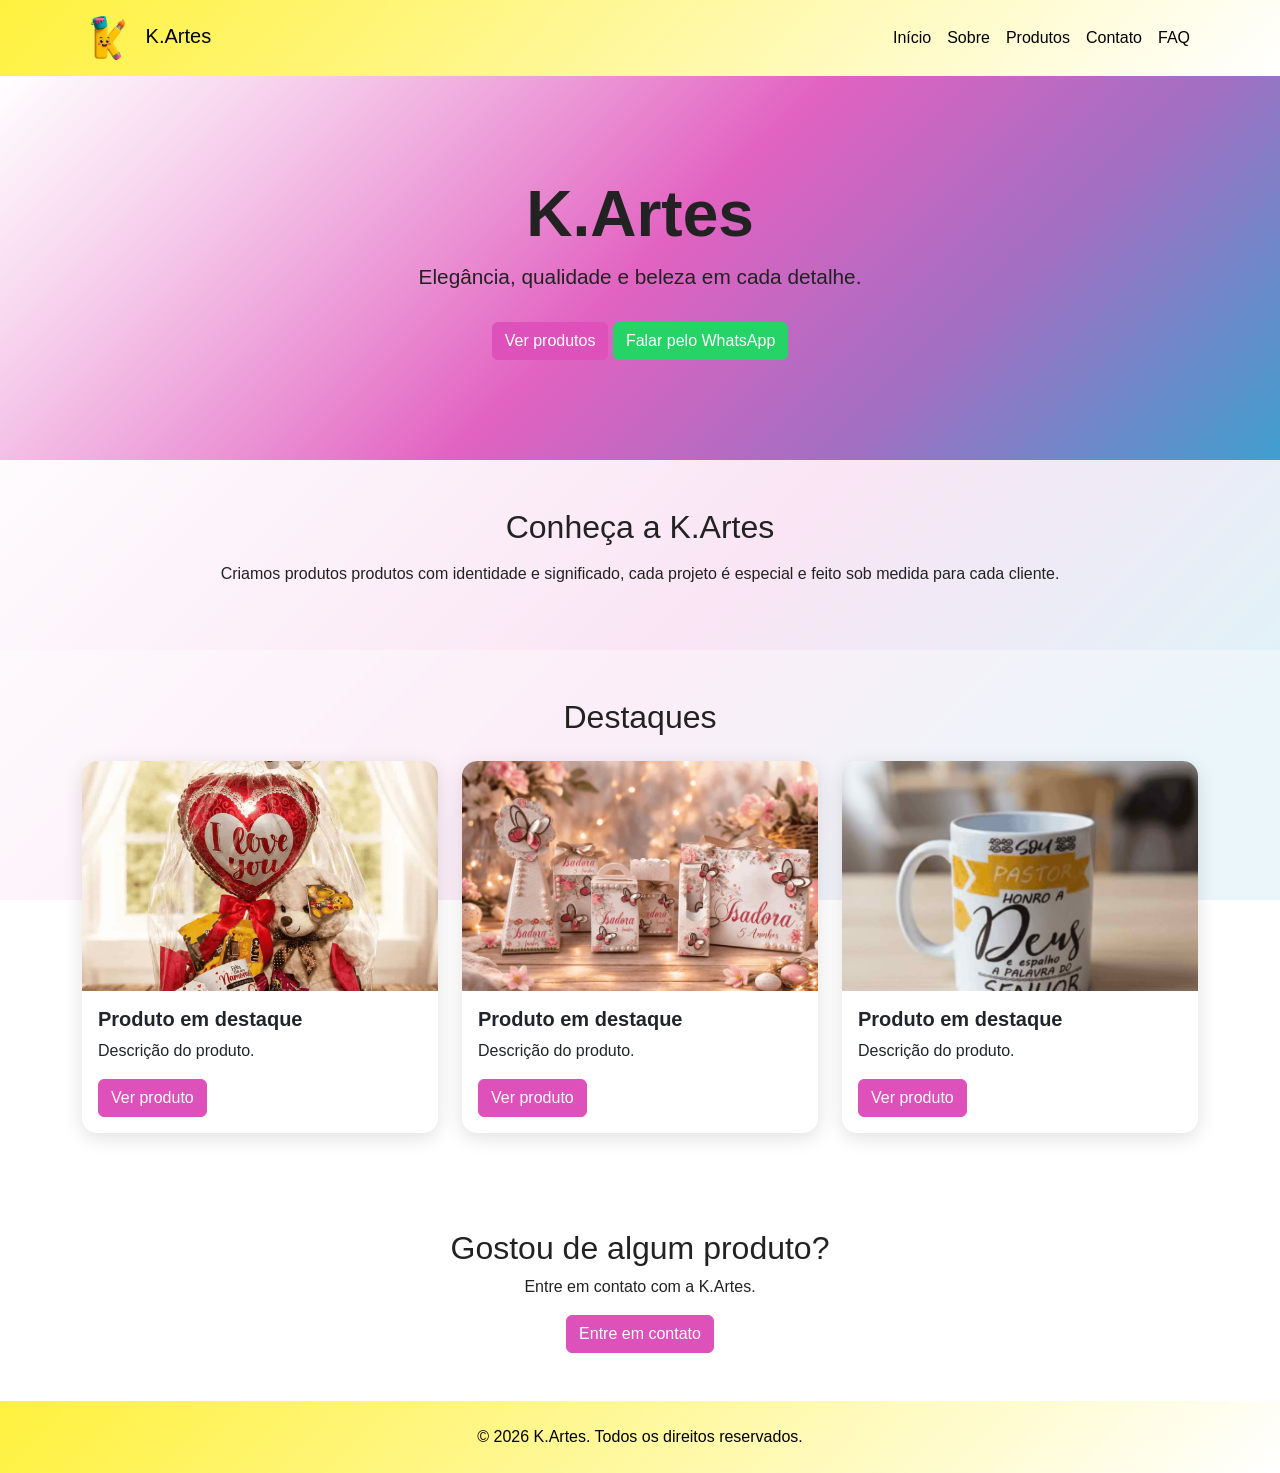
<file: index.html>
<!DOCTYPE html>
<html lang="pt-BR">

<head>

    <meta charset="UTF-8">

    <meta name="viewport" content="width=device-width, initial-scale=1.0">

    <title>K.Artes</title>

    <!-- Bootstrap -->
    <link
        href="https://cdn.jsdelivr.net/npm/bootstrap@5.3.3/dist/css/bootstrap.min.css"
        rel="stylesheet">

    <!-- CSS personalizado -->
    <link rel="stylesheet" href="assets/css/pages/index.css">

</head>

<body>

    <!-- NAVBAR -->

    <nav class="navbar navbar-expand-lg bg-dark navbar-dark">

        <div class="container">

            <a class="navbar-brand" href="index.html">

                <img
                    src="assets/images/logo.png"
                    alt="Logo da K.Artes"
                    width="50px" height="50px">

                K.Artes

            </a>


            <button
                class="navbar-toggler"
                type="button"
                data-bs-toggle="collapse"
                data-bs-target="#menu">

                <span class="navbar-toggler-icon"></span>

            </button>


            <div class="collapse navbar-collapse" id="menu">

                <ul class="navbar-nav ms-auto">

                    <li class="nav-item">
                        <a class="nav-link" href="index.html">
                            Início
                        </a>
                    </li>

                    <li class="nav-item">
                        <a class="nav-link" href="sobre.html">
                            Sobre
                        </a>
                    </li>

                    <li class="nav-item">
                        <a class="nav-link" href="produtos.html">
                            Produtos
                        </a>
                    </li>

                    <li class="nav-item">
                        <a class="nav-link" href="contato.html">
                            Contato
                        </a>
                    </li>

                    <li class="nav-item">
                        <a class="nav-link" href="faq.html">
                            FAQ
                        </a>
                    </li>

                </ul>

            </div>

        </div>

    </nav>


    <!-- HERO -->

    <header class="hero text-center">

        <div class="container">

            <h1>
                K.Artes
            </h1>

            <p>
                Elegância, qualidade e beleza em cada detalhe.
            </p>

            <a
                href="produtos.html"
                class="btn btn-primary">

                Ver produtos

            </a>

            <a
                href="https://wa.me/5532988972885"
                target="_blank"
                class="btn btn-success">

                Falar pelo WhatsApp

            </a>

        </div>

    </header>


    <!-- APRESENTAÇÃO -->

    <section class="py-5">

        <div class="container text-center">

            <h2>
                Conheça a K.Artes
            </h2>

            <p class="mt-3">

                Criamos produtos produtos com identidade e significado, cada projeto é especial e feito sob medida para cada cliente.

            </p>

        </div>

    </section>


    <!-- DESTAQUES -->

    <section class="py-5 bg-light">

        <div class="container">

            <h2 class="text-center mb-4">
                Destaques
            </h2>

            <div class="row g-4">


                <div class="col-12 col-md-6 col-lg-4">

                    <div class="card h-100">

                        <img
                            src="assets/images/produto-1.jpg"
                            class="card-img-top"
                            alt="Produto em destaque">

                        <div class="card-body">

                            <h5 class="card-title">
                                Produto em destaque
                            </h5>

                            <p class="card-text">
                                Descrição do produto.
                            </p>

                            <a
                                href="produtos.html"
                                class="btn btn-primary">

                                Ver produto

                            </a>

                        </div>

                    </div>

                </div>


                <div class="col-12 col-md-6 col-lg-4">

                    <div class="card h-100">

                        <img
                            src="assets/images/produto-2.jpg"
                            class="card-img-top"
                            alt="Produto em destaque">

                        <div class="card-body">

                            <h5 class="card-title">
                                Produto em destaque
                            </h5>

                            <p class="card-text">
                                Descrição do produto.
                            </p>

                            <a
                                href="produtos.html"
                                class="btn btn-primary">

                                Ver produto

                            </a>

                        </div>

                    </div>

                </div>


                <div class="col-12 col-md-6 col-lg-4">

                    <div class="card h-100">

                        <img
                            src="assets/images/produto-3.jpg"
                            class="card-img-top"
                            alt="Produto em destaque">

                        <div class="card-body">

                            <h5 class="card-title">
                                Produto em destaque
                            </h5>

                            <p class="card-text">
                                Descrição do produto.
                            </p>

                            <a
                                href="produtos.html"
                                class="btn btn-primary">

                                Ver produto

                            </a>

                        </div>

                    </div>

                </div>

            </div>

        </div>

    </section>


    <!-- CTA -->

    <section class="py-5 text-center">

        <div class="container">

            <h2>
                Gostou de algum produto?
            </h2>

            <p>
                Entre em contato com a K.Artes.
            </p>

            <a
                href="contato.html"
                class="btn btn-primary">

                Entre em contato

            </a>

        </div>

    </section>


    <!-- RODAPÉ -->

    <footer class="bg-dark text-white text-center py-4">

        <p class="mb-0">
            &copy; 2026 K.Artes.
            Todos os direitos reservados.
        </p>

    </footer>


    <!-- Bootstrap JS -->

    <script
        src="https://cdn.jsdelivr.net/npm/bootstrap@5.3.3/dist/js/bootstrap.bundle.min.js">
    </script>

    <script src="assets/js/main.js"></script>

</body>

</html>
</file>
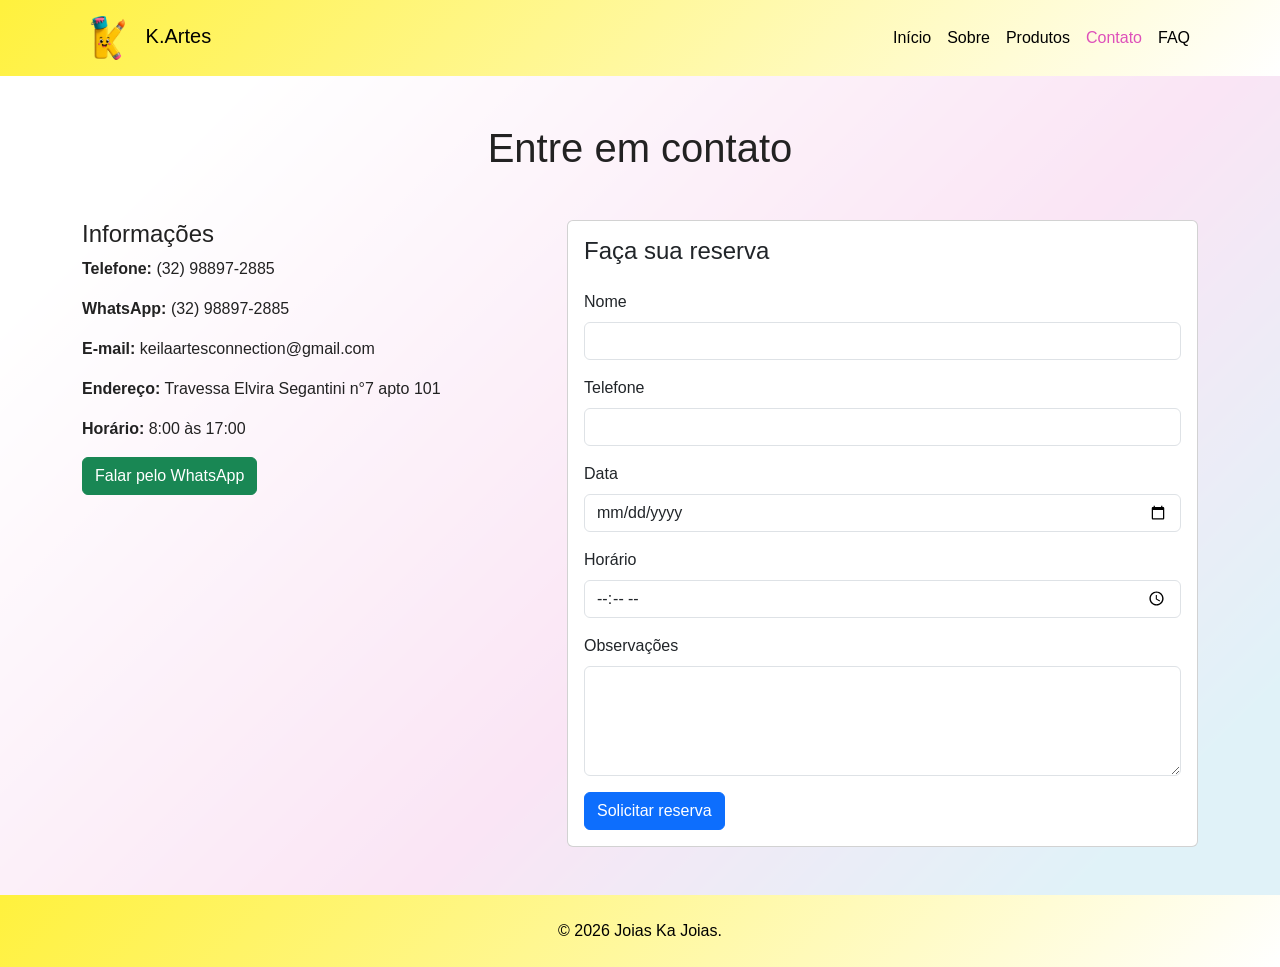
<file: contato.html>
<!DOCTYPE html>
<html lang="pt-BR">

<head>

    <meta charset="UTF-8">

    <meta name="viewport" content="width=device-width, initial-scale=1.0">

    <title>Contato | K.Artes</title>

    <link
        href="https://cdn.jsdelivr.net/npm/bootstrap@5.3.3/dist/css/bootstrap.min.css"
        rel="stylesheet">

    <link rel="stylesheet" href="assets/css/pages/contato.css">

</head>

<body>

    <nav class="navbar navbar-expand-lg bg-dark navbar-dark">

        <div class="container">

            <a class="navbar-brand" href="index.html">
                <img
                    src="assets/images/logo.png"
                    alt="Logo da K.Artes"
                    width="50px" height="50px">
                    
                K.Artes
            </a>

            <button
                class="navbar-toggler"
                type="button"
                data-bs-toggle="collapse"
                data-bs-target="#menu">

                <span class="navbar-toggler-icon"></span>

            </button>

            <div class="collapse navbar-collapse" id="menu">

                <ul class="navbar-nav ms-auto">

                    <li class="nav-item">
                        <a class="nav-link" href="index.html">Início</a>
                    </li>

                    <li class="nav-item">
                        <a class="nav-link" href="sobre.html">Sobre</a>
                    </li>

                    <li class="nav-item">
                        <a class="nav-link" href="produtos.html">Produtos</a>
                    </li>

                    <li class="nav-item">
                        <a class="nav-link active" href="contato.html">Contato</a>
                    </li>

                    <li class="nav-item">
                        <a class="nav-link" href="faq.html">FAQ</a>
                    </li>

                </ul>

            </div>

        </div>

    </nav>


    <main>

        <section class="py-5">

            <div class="container">

                <h1 class="text-center mb-5">
                    Entre em contato
                </h1>


                <div class="row g-5">


                    <!-- INFORMAÇÕES -->

                    <div class="col-12 col-lg-5">

                        <h2 class="h4">
                            Informações
                        </h2>

                        <p>
                            <strong>Telefone:</strong>
                            (32) 98897-2885
                        </p>

                        <p>
                            <strong>WhatsApp:</strong>
                            (32) 98897-2885
                        </p>

                        <p>
                            <strong>E-mail:</strong>
                            keilaartesconnection@gmail.com
                        </p>

                        <p>
                            <strong>Endereço:</strong>
                            Travessa Elvira Segantini n°7 apto 101
                        </p>

                        <p>
                            <strong>Horário:</strong>
                            8:00 às 17:00
                        </p>


                        <a
                            href="https://wa.me/5532988972885"
                            target="_blank"
                            class="btn btn-success">

                            Falar pelo WhatsApp

                        </a>

                    </div>


                    <!-- RESERVA -->

                    <div class="col-12 col-lg-7">

                        <div class="card">

                            <div class="card-body">

                                <h2 class="h4 mb-4">
                                    Faça sua reserva
                                </h2>

                                <form id="formReserva">

                                    <div class="mb-3">

                                        <label
                                            for="nome"
                                            class="form-label">

                                            Nome

                                        </label>

                                        <input
                                            type="text"
                                            class="form-control"
                                            id="nome"
                                            required>

                                    </div>


                                    <div class="mb-3">

                                        <label
                                            for="telefone"
                                            class="form-label">

                                            Telefone

                                        </label>

                                        <input
                                            type="tel"
                                            class="form-control"
                                            id="telefone"
                                            required>

                                    </div>


                                    <div class="mb-3">

                                        <label
                                            for="data"
                                            class="form-label">

                                            Data

                                        </label>

                                        <input
                                            type="date"
                                            class="form-control"
                                            id="data"
                                            required>

                                    </div>


                                    <div class="mb-3">

                                        <label
                                            for="horario"
                                            class="form-label">

                                            Horário

                                        </label>

                                        <input
                                            type="time"
                                            class="form-control"
                                            id="horario"
                                            required>

                                    </div>


                                    <div class="mb-3">

                                        <label
                                            for="mensagem"
                                            class="form-label">

                                            Observações

                                        </label>

                                        <textarea
                                            class="form-control"
                                            id="mensagem"
                                            rows="4">
                                        </textarea>

                                    </div>


                                    <button
                                        type="submit"
                                        class="btn btn-primary">

                                        Solicitar reserva

                                    </button>

                                </form>

                            </div>

                        </div>

                    </div>

                </div>

            </div>

        </section>

    </main>


    <footer class="bg-dark text-white text-center py-4">

        <span class="footspan">© 2026 Joias Ka Joias.</span> 

    </footer>


    <script
        src="https://cdn.jsdelivr.net/npm/bootstrap@5.3.3/dist/js/bootstrap.bundle.min.js">
    </script>

    <script src="assets/js/main.js"></script>

</body>

</html>
</file>
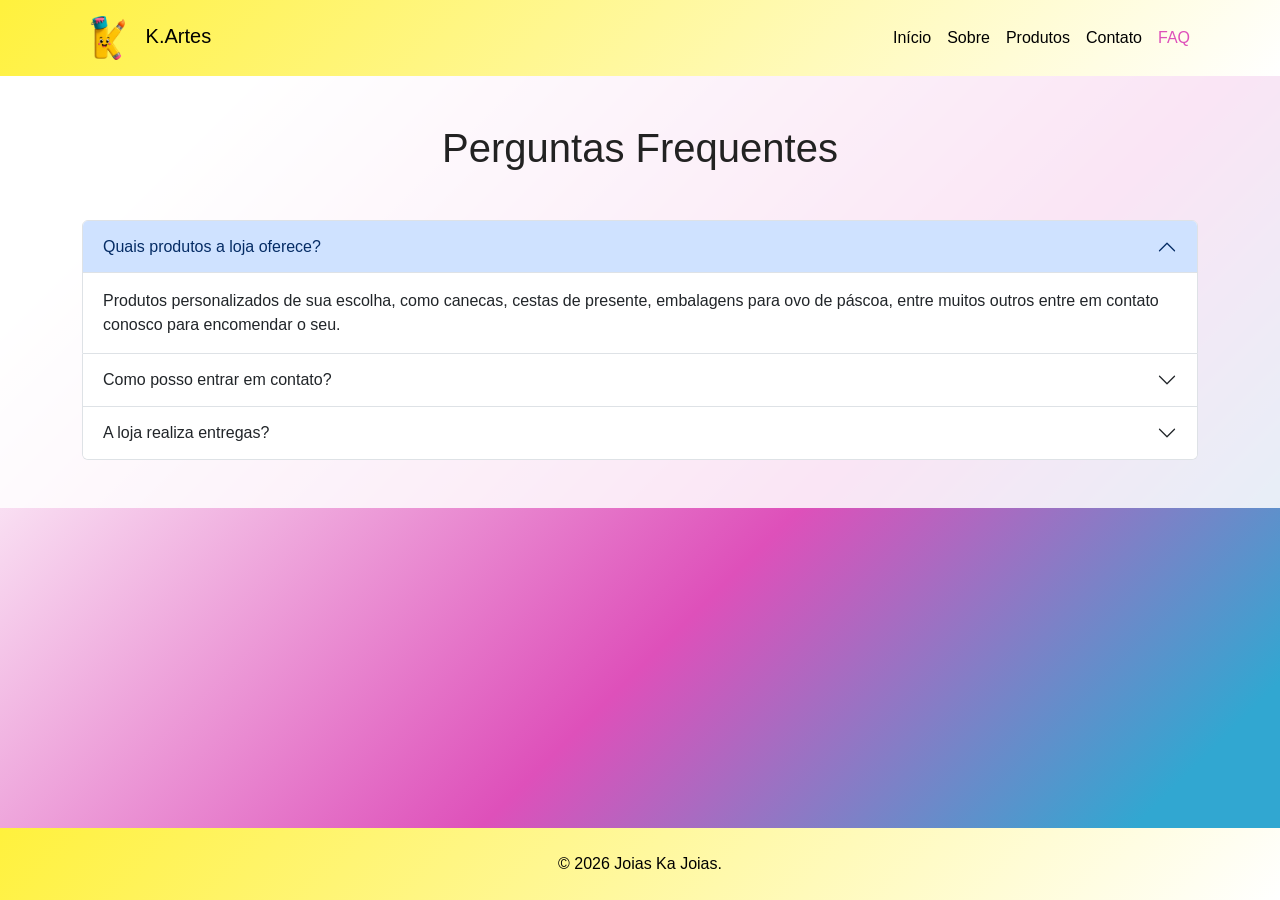
<file: faq.html>
<!DOCTYPE html>
<html lang="pt-BR">

<head>

    <meta charset="UTF-8">

    <meta name="viewport" content="width=device-width, initial-scale=1.0">

    <title>FAQ | K.Artes</title>

    <link
        href="https://cdn.jsdelivr.net/npm/bootstrap@5.3.3/dist/css/bootstrap.min.css"
        rel="stylesheet">

    <link rel="stylesheet" href="assets/css/pages/faq.css">

</head>

<body>

    <nav class="navbar navbar-expand-lg bg-dark navbar-dark">

        <div class="container">

            <a class="navbar-brand" href="index.html">
                <img
                    src="assets/images/logo.png"
                    alt="Logo da K.Artes"
                    width="50px" height="50px">
                    
                K.Artes
            </a>

            <button
                class="navbar-toggler"
                type="button"
                data-bs-toggle="collapse"
                data-bs-target="#menu">

                <span class="navbar-toggler-icon"></span>

            </button>

            <div class="collapse navbar-collapse" id="menu">

                <ul class="navbar-nav ms-auto">

                    <li class="nav-item">
                        <a class="nav-link" href="index.html">Início</a>
                    </li>

                    <li class="nav-item">
                        <a class="nav-link" href="sobre.html">Sobre</a>
                    </li>

                    <li class="nav-item">
                        <a class="nav-link" href="produtos.html">Produtos</a>
                    </li>

                    <li class="nav-item">
                        <a class="nav-link" href="contato.html">Contato</a>
                    </li>

                    <li class="nav-item">
                        <a class="nav-link active" href="faq.html">FAQ</a>
                    </li>

                </ul>

            </div>

        </div>

    </nav>


    <main>

        <section class="py-5">

            <div class="container">

                <h1 class="text-center mb-5">
                    Perguntas Frequentes
                </h1>


                <div class="accordion" id="faq">


                    <div class="accordion-item">

                        <h2 class="accordion-header">

                            <button
                                class="accordion-button"
                                type="button"
                                data-bs-toggle="collapse"
                                data-bs-target="#pergunta1">

                                Quais produtos a loja oferece?

                            </button>

                        </h2>

                        <div
                            id="pergunta1"
                            class="accordion-collapse collapse show"
                            data-bs-parent="#faq">

                            <div class="accordion-body">

                                Produtos personalizados de sua escolha,
                                como canecas, cestas de presente, embalagens para ovo de
                                páscoa, entre muitos outros entre em contato conosco para encomendar o seu.

                            </div>

                        </div>

                    </div>


                    <div class="accordion-item">

                        <h2 class="accordion-header">

                            <button
                                class="accordion-button collapsed"
                                type="button"
                                data-bs-toggle="collapse"
                                data-bs-target="#pergunta2">

                                Como posso entrar em contato?

                            </button>

                        </h2>

                        <div
                            id="pergunta2"
                            class="accordion-collapse collapse"
                            data-bs-parent="#faq">

                            <div class="accordion-body">

                                Pode-se entrar em contato conosco por meio do WhatsApp,
                                ligando no número (32) 98897-2885, e também por e-mail:
                                keilaartesconnection@gmail.com .

                            </div>

                        </div>

                    </div>


                    <div class="accordion-item">

                        <h2 class="accordion-header">

                            <button
                                class="accordion-button collapsed"
                                type="button"
                                data-bs-toggle="collapse"
                                data-bs-target="#pergunta3">

                                A loja realiza entregas?

                            </button>

                        </h2>

                        <div
                            id="pergunta3"
                            class="accordion-collapse collapse"
                            data-bs-parent="#faq">

                            <div class="accordion-body">

                                Fazemos entregas por meio de motoboys.

                            </div>

                        </div>

                    </div>


                </div>

            </div>

        </section>

    </main>


    <footer class="bg-dark text-white text-center py-4">

        <span class="footspan" >© 2026 Joias Ka Joias.</span> 

    </footer>
    


    <script
        src="https://cdn.jsdelivr.net/npm/bootstrap@5.3.3/dist/js/bootstrap.bundle.min.js">
    </script>

    <script src="assets/js/main.js"></script>

</body>

</html>
</file>
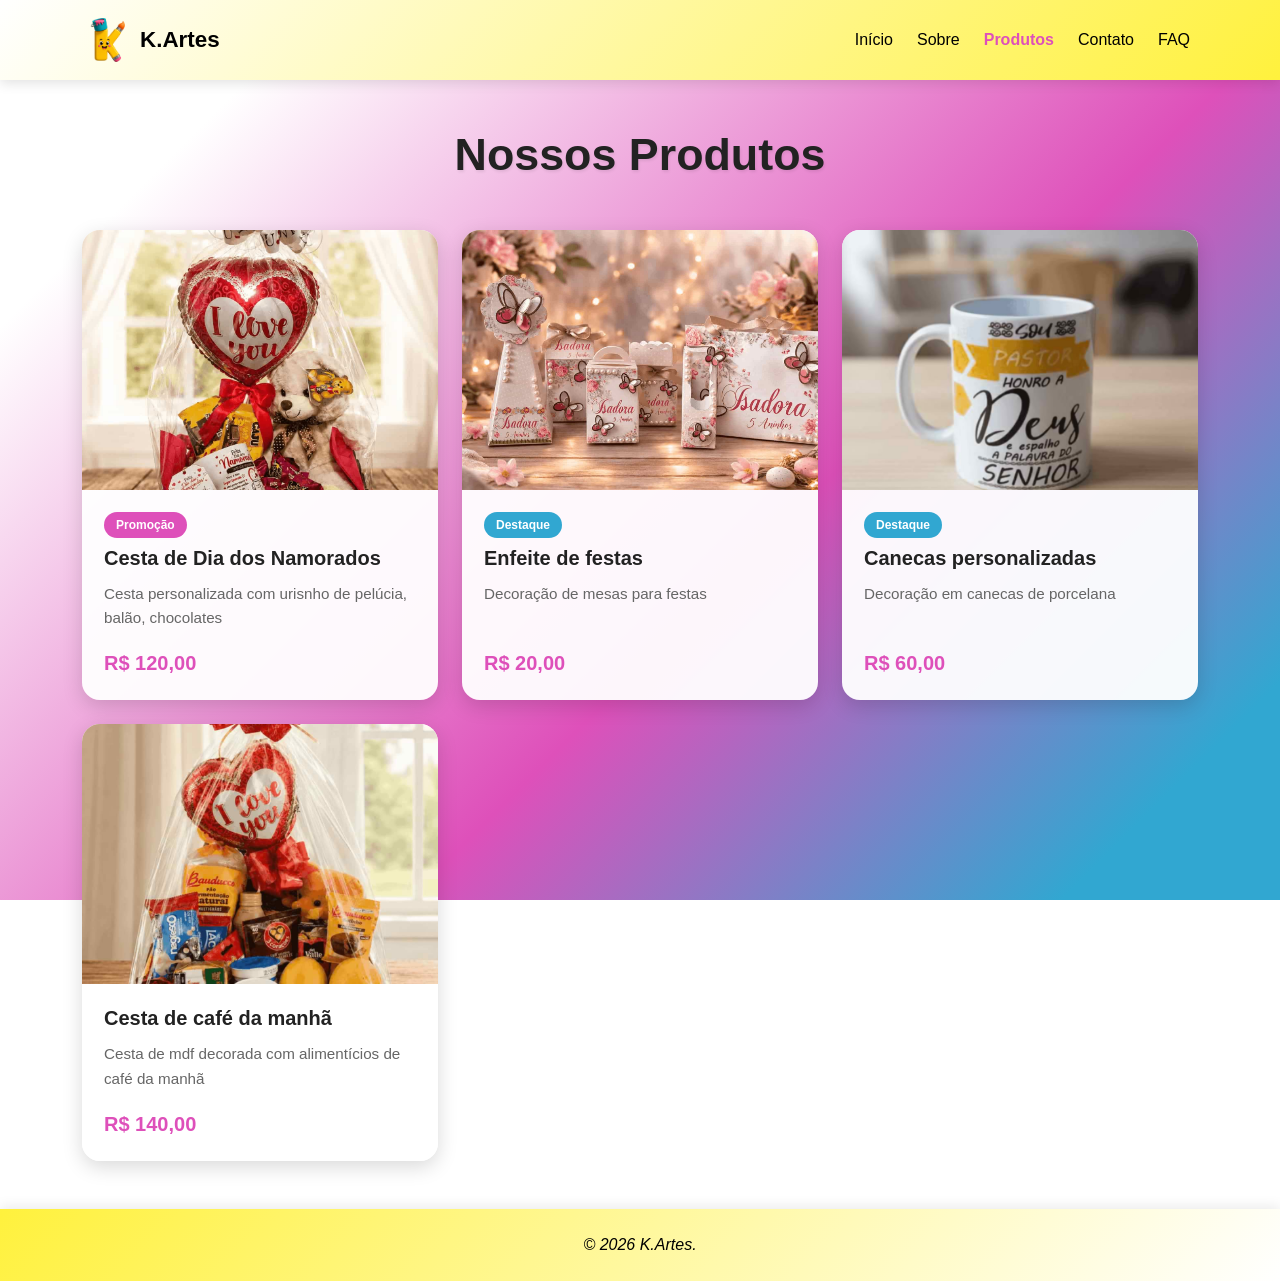
<file: produtos.html>
<!DOCTYPE html>
<html lang="pt-BR">

<head>

    <meta charset="UTF-8">

    <meta name="viewport" content="width=device-width, initial-scale=1.0">

    <title>Produtos | K.Artes</title>

    <link
        href="https://cdn.jsdelivr.net/npm/bootstrap@5.3.3/dist/css/bootstrap.min.css"
        rel="stylesheet">

    <link rel="stylesheet" href="assets/css/pages/produtos-page.css">

</head>

<body>

    <!-- NAVBAR -->

    <nav class="navbar navbar-expand-lg bg-dark navbar-dark">

        <div class="container">

            <a class="navbar-brand" href="index.html">
                <img
                    src="assets/images/logo.png"
                    alt="Logo da K.Artes"
                    width="50px" height="50px">
                    
                K.Artes
            </a>

            <button
                class="navbar-toggler"
                type="button"
                data-bs-toggle="collapse"
                data-bs-target="#menu">

                <span class="navbar-toggler-icon"></span>

            </button>

            <div class="collapse navbar-collapse" id="menu">

                <ul class="navbar-nav ms-auto">

                    <li class="nav-item">
                        <a class="nav-link" href="index.html">Início</a>
                    </li>

                    <li class="nav-item">
                        <a class="nav-link" href="sobre.html">Sobre</a>
                    </li>

                    <li class="nav-item">
                        <a class="nav-link active" href="produtos.html">
                            Produtos
                        </a>
                    </li>

                    <li class="nav-item">
                        <a class="nav-link" href="contato.html">Contato</a>
                    </li>

                    <li class="nav-item">
                        <a class="nav-link" href="faq.html">FAQ</a>
                    </li>

                </ul>

            </div>

        </div>

    </nav>


    <main>

        <section class="py-5">

            <div class="container">

                <h1 class="text-center mb-5">
                    Nossos Produtos
                </h1>


                <div class="row g-4">


                    <!-- PRODUTO -->

                    <div class="col-12 col-md-6 col-lg-4">

                        <div class="card h-100">

                            <img
                                src="assets/images/produto-1.jpg"
                                class="card-img-top"
                                alt="Nome do produto">

                            <div class="card-body">

                                <span class="badge text-bg-danger">
                                    Promoção
                                </span>

                                <h2 class="h5 mt-2">
                                    Cesta de Dia dos Namorados
                                </h2>

                                <p>
                                    Cesta personalizada com urisnho de pelúcia, balão, chocolates
                                </p>

                                <strong>
                                    R$ 120,00
                                </strong>

                            </div>

                        </div>

                    </div>


                    <!-- PRODUTO -->

                    <div class="col-12 col-md-6 col-lg-4">

                        <div class="card h-100">

                            <img
                                src="assets/images/produto-2.jpg"
                                class="card-img-top"
                                alt="Nome do produto">

                            <div class="card-body">

                                <span class="badge text-bg-success">
                                    Destaque
                                </span>

                                <h2 class="h5 mt-2">
                                    Enfeite de festas
                                </h2>

                                <p>
                                    Decoração de mesas para festas
                                </p>

                                <strong>
                                    R$ 20,00
                                </strong>

                            </div>

                        </div>

                    </div>

                     <div class="col-12 col-md-6 col-lg-4">

                        <div class="card h-100">

                            <img
                                src="assets/images/produto-3.jpg"
                                class="card-img-top"
                                alt="Nome do produto">

                            <div class="card-body">

                                <span class="badge text-bg-success">
                                    Destaque
                                </span>

                                <h2 class="h5 mt-2">
                                    Canecas personalizadas
                                </h2>

                                <p>
                                    Decoração em canecas de porcelana
                                </p>

                                <strong>
                                    R$ 60,00
                                </strong>

                            </div>

                        </div>

                    </div>


                    <!-- PRODUTO -->

                    <div class="col-12 col-md-6 col-lg-4">

                        <div class="card h-100">

                            <img
                                src="assets/images/produto-4.jpg"
                                class="card-img-top"
                                alt="Nome do produto">

                            <div class="card-body">

                                <h2 class="h5">
                                    Cesta de café da manhã
                                </h2>

                                <p>
                                    Cesta de mdf decorada com alimentícios de café da manhã
                                </p>

                                <strong>
                                    R$ 140,00
                                </strong>

                            </div>

                        </div>

                    </div>


                </div>

            </div>

        </section>

    </main>


    <footer class="bg-dark text-white text-center py-4">

        <span id="footspan">© 2026 K.Artes.</span> 

    </footer>


    <script
        src="https://cdn.jsdelivr.net/npm/bootstrap@5.3.3/dist/js/bootstrap.bundle.min.js">
    </script>

    <script src="assets/js/main.js"></script>

</body>

</html>
</file>
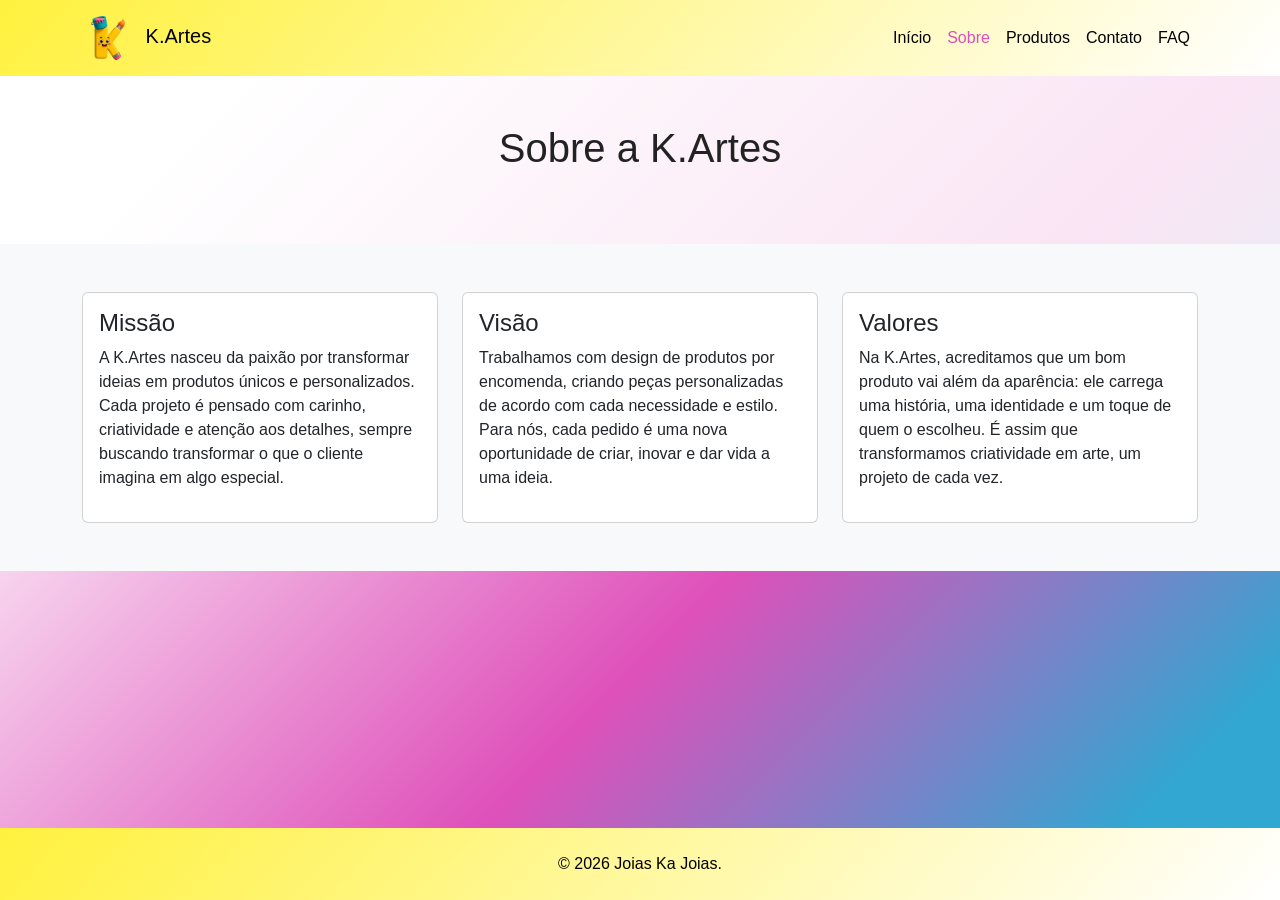
<file: sobre.html>
<!DOCTYPE html>
<html lang="pt-BR">

<head>

    <meta charset="UTF-8">

    <meta name="viewport" content="width=device-width, initial-scale=1.0">

    <title>Sobre | K.Artes</title>

    <link
        href="https://cdn.jsdelivr.net/npm/bootstrap@5.3.3/dist/css/bootstrap.min.css"
        rel="stylesheet">

    <link rel="stylesheet" href="assets/css/pages/sobre.css">

</head>

<body>

    <!-- NAVBAR -->

    <nav class="navbar navbar-expand-lg bg-dark navbar-dark">

        <div class="container">

            <a class="navbar-brand" href="index.html">
                <img
                    src="assets/images/logo.png"
                    alt="Logo da K.Artes"
                    width="50px" height="50px">
                    
                K.Artes
            </a>

            <button
                class="navbar-toggler"
                type="button"
                data-bs-toggle="collapse"
                data-bs-target="#menu">

                <span class="navbar-toggler-icon"></span>

            </button>

            <div class="collapse navbar-collapse" id="menu">

                <ul class="navbar-nav ms-auto">

                    <li class="nav-item">
                        <a class="nav-link" href="index.html">Início</a>
                    </li>

                    <li class="nav-item">
                        <a class="nav-link active" href="sobre.html">Sobre</a>
                    </li>

                    <li class="nav-item">
                        <a class="nav-link" href="produtos.html">Produtos</a>
                    </li>

                    <li class="nav-item">
                        <a class="nav-link" href="contato.html">Contato</a>
                    </li>

                    <li class="nav-item">
                        <a class="nav-link" href="faq.html">FAQ</a>
                    </li>

                </ul>

            </div>

        </div>

    </nav>


    <main>

        <!-- HISTÓRIA -->

        <section class="py-5">

            <div class="container">

                <h1 class="text-center mb-4">
                    Sobre a K.Artes
                </h1>

            </div>

        </section>


        <!-- MISSÃO -->

        <section class="py-5 bg-light">

            <div class="container">

                <div class="row g-4">

                    <div class="col-12 col-md-4">

                        <div class="card h-100">

                            <div class="card-body">

                                <h2 class="h4">
                                    Missão
                                </h2>

                                <p>
                                    A K.Artes nasceu da paixão por transformar ideias em produtos únicos e personalizados. Cada projeto é pensado com carinho, criatividade e atenção aos detalhes, sempre buscando transformar o que o cliente imagina em algo especial.
                                </p>

                            </div>

                        </div>

                    </div>


                    <div class="col-12 col-md-4">

                        <div class="card h-100">

                            <div class="card-body">

                                <h2 class="h4">
                                    Visão
                                </h2>

                                <p>
                                    Trabalhamos com design de produtos por encomenda, criando peças personalizadas de acordo com cada necessidade e estilo. Para nós, cada pedido é uma nova oportunidade de criar, inovar e dar vida a uma ideia.
                                </p>

                            </div>

                        </div>

                    </div>


                    <div class="col-12 col-md-4">

                        <div class="card h-100">

                            <div class="card-body">

                                <h2 class="h4">
                                    Valores
                                </h2>

                                <p>
                                    Na K.Artes, acreditamos que um bom produto vai além da aparência: ele carrega uma história, uma identidade e um toque de quem o escolheu. É assim que transformamos criatividade em arte, um projeto de cada vez.
                                </p>

                            </div>

                        </div>

                    </div>

                </div>

            </div>

        </section>

    </main>


    <footer class="bg-dark text-white text-center py-4">

        <p class="mb-0">
            <span class="footspan">© 2026 Joias Ka Joias.</span>
        </p>

    </footer>


    <script
        src="https://cdn.jsdelivr.net/npm/bootstrap@5.3.3/dist/js/bootstrap.bundle.min.js">
    </script>

    <script src="assets/js/main.js"></script>

</body>

</html>
</file>
<file: assets/css/pages/index.css>
/* CSS específico da página inicial */
html {
    height: 100%;
}

body {
    margin: 0;
    min-height: 100vh;
    display: flex;
    flex-direction: column;
    font-family: Arial, Helvetica, sans-serif;
    background: linear-gradient(135deg, #ffffff 15%, #de50ba 60%, #31a7d1 90%);
    background-repeat: no-repeat;
    background-attachment: fixed;
    color: #222;
}

.navbar {
    background: linear-gradient(133deg, #fff13d, #ffffff) !important;
}

.navbar .navbar-brand,
.navbar .nav-link {
    color: #000000 !important;
    font-weight: 500;
}

.navbar .nav-link:hover,
.navbar .nav-link.active {
    color: #de50ba !important;
}

.navbar-brand img {
    object-fit: contain;
    margin-right: 8px;
}

.hero {
    padding: 100px 20px;
    background: linear-gradient(
        135deg,
        rgba(255, 255, 255, 0.95),
        rgba(222, 80, 186, 0.75),
        rgba(49, 167, 209, 0.75)
    );
}

.hero h1 {
    font-size: 4rem;
    font-weight: 700;
    color: #222;
}

.hero p {
    font-size: 1.3rem;
    margin-bottom: 30px;
}

.btn-primary {
    background-color: #de50ba;
    border-color: #de50ba;
}

.btn-primary:hover {
    background-color: #c83da5;
    border-color: #c83da5;
}

.btn-success {
    background-color: #25d366;
    border-color: #25d366;
}

.btn-success:hover {
    background-color: #1ebe5d;
    border-color: #1ebe5d;
}

section {
    background-color: rgba(255, 255, 255, 0.85);
}

.bg-light {
    background-color: rgba(255, 255, 255, 0.9) !important;
}

.card {
    border: none;
    border-radius: 15px;
    overflow: hidden;
    box-shadow: 0 5px 20px rgba(0, 0, 0, 0.12);
    transition: transform 0.3s ease, box-shadow 0.3s ease;
}

.card:hover {
    transform: translateY(-5px);
    box-shadow: 0 10px 25px rgba(0, 0, 0, 0.18);
}

.card-img-top {
    height: 230px;
    object-fit: cover;
}

.card-title {
    font-weight: 600;
}

footer.bg-dark {
    background: linear-gradient(133deg, #fff13d, #ffffff) !important;
    margin-top: auto;
    width: 100%;
}

footer .mb-0 {
    color: #000000;
}

.footspan {
    color: #000000 !important;
}

@media (max-width: 991px) {
    .navbar-collapse {
        background: rgba(255, 255, 255, 0.92);
        border-radius: 12px;
        margin-top: 12px;
        padding: 10px 12px;
    }

    .navbar-nav {
        width: 100%;
        gap: 6px;
    }

    .navbar-nav .nav-item {
        width: 100%;
    }

    .navbar-nav .nav-link {
        display: block;
        width: 100%;
        padding: 10px 12px;
        border-radius: 8px;
    }

    .navbar-nav .nav-link:hover,
    .navbar-nav .nav-link.active {
        background: rgba(222, 80, 186, 0.12);
    }
}

@media (max-width: 576px) {
    .navbar.navbar-dark .navbar-toggler {
        background-color: #000000 !important;
        border: 2px solid #000000 !important;
        border-radius: 8px;
        padding: 0.4rem 0.55rem;
    }

    .navbar.navbar-dark .navbar-toggler .navbar-toggler-icon {
        background-image: url("data:image/svg+xml,%3csvg xmlns='http://www.w3.org/2000/svg' viewBox='0 0 30 30'%3e%3cpath stroke='rgba%28255,255,255,1%29' stroke-linecap='round' stroke-width='2.5' d='M4 7h22M4 15h22M4 23h22'/%3e%3c/svg%3e") !important;
        width: 1.5rem;
        height: 1.5rem;
    }
}
</file>
<file: assets/css/pages/contato.css>
/* CSS específico da página de Contato */
html {
    height: 100%;
}

body {
    margin: 0;
    min-height: 100vh;
    display: flex;
    flex-direction: column;
    font-family: Arial, Helvetica, sans-serif;
    background: linear-gradient(135deg, #ffffff 15%, #de50ba 60%, #31a7d1 90%);
    background-repeat: no-repeat;
    background-attachment: fixed;
    color: #222;
}

.navbar {
    background: linear-gradient(133deg, #fff13d, #ffffff) !important;
}

.navbar .navbar-brand,
.navbar .nav-link {
    color: #000000 !important;
    font-weight: 500;
}

.navbar .nav-link:hover,
.navbar .nav-link.active {
    color: #de50ba !important;
}

.navbar-brand img {
    object-fit: contain;
    margin-right: 8px;
}

section {
    background-color: rgba(255, 255, 255, 0.85);
}

footer.bg-dark {
    background: linear-gradient(133deg, #fff13d, #ffffff) !important;
    margin-top: auto;
    width: 100%;

}

footer .mb-0 {
    color: #000000;
}

footer .footspan,
footer a,
footer a:link,
footer a:visited,
footer a:hover,
footer a:focus {
    color: #000000 !important;
}

@media (max-width: 991px) {
    .navbar-collapse {
        background: rgba(255, 255, 255, 0.92);
        border-radius: 12px;
        margin-top: 12px;
        padding: 10px 12px;
    }

    .navbar-nav {
        width: 100%;
        gap: 6px;
    }

    .navbar-nav .nav-item {
        width: 100%;
    }

    .navbar-nav .nav-link {
        display: block;
        width: 100%;
        padding: 10px 12px;
        border-radius: 8px;
    }
}

@media (max-width: 576px) {
    .navbar.navbar-dark .navbar-toggler {
        background-color: #000000 !important;
        border: 2px solid #000000 !important;
        border-radius: 8px;
        padding: 0.4rem 0.55rem;
    }

    .navbar.navbar-dark .navbar-toggler .navbar-toggler-icon {
        background-image: url("data:image/svg+xml,%3csvg xmlns='http://www.w3.org/2000/svg' viewBox='0 0 30 30'%3e%3cpath stroke='rgba%28255,255,255,1%29' stroke-linecap='round' stroke-width='2.5' d='M4 7h22M4 15h22M4 23h22'/%3e%3c/svg%3e") !important;
        width: 1.5rem;
        height: 1.5rem;
    }
}
</file>
<file: assets/css/pages/faq.css>
/* CSS específico da página FAQ */
html {
    height: 100%;
}

body {
    margin: 0;
    min-height: 100vh;
    display: flex;
    flex-direction: column;
    font-family: Arial, Helvetica, sans-serif;
    background: linear-gradient(135deg, #ffffff 15%, #de50ba 60%, #31a7d1 90%);
    background-repeat: no-repeat;
    background-attachment: fixed;
    color: #222;
}

.navbar {
    background: linear-gradient(133deg, #fff13d, #ffffff) !important;
}

.navbar .navbar-brand,
.navbar .nav-link {
    color: #000000 !important;
    font-weight: 500;
}

.navbar .nav-link:hover,
.navbar .nav-link.active {
    color: #de50ba !important;
}

.navbar-brand img {
    object-fit: contain;
    margin-right: 8px;
}

section {
    background-color: rgba(255, 255, 255, 0.85);
}

footer.bg-dark {
    background: linear-gradient(133deg, #fff13d, #ffffff) !important;
    margin-top: auto;
    width: 100%;
}

footer .mb-0 {
    color: #000000;
}

footer .footspan,
footer a,
footer a:link,
footer a:visited,
footer a:hover,
footer a:focus {
    color: #000000 !important;
}

@media (max-width: 991px) {
    .navbar-collapse {
        background: rgba(255, 255, 255, 0.92);
        border-radius: 12px;
        margin-top: 12px;
        padding: 10px 12px;
    }

    .navbar-nav {
        width: 100%;
        gap: 6px;
    }

    .navbar-nav .nav-item {
        width: 100%;
    }

    .navbar-nav .nav-link {
        display: block;
        width: 100%;
        padding: 10px 12px;
        border-radius: 8px;
    }
}

@media (max-width: 576px) {
    .navbar.navbar-dark .navbar-toggler {
        background-color: #000000 !important;
        border: 2px solid #000000 !important;
        border-radius: 8px;
        padding: 0.4rem 0.55rem;
    }

    .navbar.navbar-dark .navbar-toggler .navbar-toggler-icon {
        background-image: url("data:image/svg+xml,%3csvg xmlns='http://www.w3.org/2000/svg' viewBox='0 0 30 30'%3e%3cpath stroke='rgba%28255,255,255,1%29' stroke-linecap='round' stroke-width='2.5' d='M4 7h22M4 15h22M4 23h22'/%3e%3c/svg%3e") !important;
        width: 1.5rem;
        height: 1.5rem;
    }
}
</file>
<file: assets/css/pages/produtos-page.css>
/* CSS específico da página de Produtos */
html {
    height: 100%;
}

body {
    margin: 0;
    min-height: 100vh;
    display: flex;
    flex-direction: column;
    font-family: Arial, Helvetica, sans-serif;
    color: #222;
    background: linear-gradient(135deg, #ffffff 15%, #de50ba 60%, #31a7d1 90%);
    background-repeat: no-repeat;
    background-attachment: fixed;
}

.navbar {
    background: linear-gradient(133deg, #ffffff, #fff13d) !important;
    padding: 10px 0;
    box-shadow: 0 3px 12px rgba(0, 0, 0, 0.12);
}

.navbar-brand {
    display: flex;
    align-items: center;
    color: #000000 !important;
    font-size: 1.4rem;
    font-weight: 700;
}

.navbar-brand img {
    width: 50px;
    height: 50px;
    object-fit: contain;
    margin-right: 8px;
}

.navbar .nav-link {
    color: #000000 !important;
    font-weight: 500;
    margin-left: 8px;
    transition: color 0.3s ease, transform 0.3s ease;
}

.navbar .nav-link:hover {
    color: #de50ba !important;
    transform: translateY(-2px);
}

.navbar .nav-link.active {
    color: #de50ba !important;
    font-weight: 700;
}

.navbar.navbar-dark .navbar-toggler {
    background-color: #000000 !important;
    border: 2px solid #000000 !important;
    border-radius: 8px;
    padding: 0.4rem 0.55rem;
}

.navbar.navbar-dark .navbar-toggler .navbar-toggler-icon {
    background-image: url("data:image/svg+xml,%3csvg xmlns='http://www.w3.org/2000/svg' viewBox='0 0 30 30'%3e%3cpath stroke='rgba%28255,255,255,1%29' stroke-linecap='round' stroke-width='2.5' d='M4 7h22M4 15h22M4 23h22'/%3e%3c/svg%3e") !important;
    width: 1.5rem;
    height: 1.5rem;
}

.navbar.navbar-dark .navbar-toggler:focus {
    box-shadow: 0 0 0 3px rgba(222, 80, 186, 0.25) !important;
}

main {
    min-height: calc(100vh - 150px);
    flex: 1;
}

main section {
    padding-top: 70px !important;
    padding-bottom: 70px !important;
}

main h1 {
    color: #222;
    font-size: 2.8rem;
    font-weight: 700;
    text-align: center;
    margin-bottom: 50px !important;
    text-shadow: 1px 2px 3px rgba(0, 0, 0, 0.08);
}

.card {
    height: 100%;
    border: none;
    border-radius: 18px;
    overflow: hidden;
    background-color: rgba(255, 255, 255, 0.95);
    box-shadow: 0 6px 20px rgba(0, 0, 0, 0.15);
    transition: transform 0.3s ease, box-shadow 0.3s ease;
}

.card:hover {
    transform: translateY(-8px);
    box-shadow: 0 14px 30px rgba(0, 0, 0, 0.22);
}

.card-img-top {
    width: 100%;
    height: 260px;
    object-fit: cover;
    display: block;
    transition: transform 0.4s ease;
}

.card:hover .card-img-top {
    transform: scale(1.05);
}

.card-body {
    display: flex;
    flex-direction: column;
    padding: 22px;
}

.card h2 {
    color: #222;
    font-size: 1.25rem;
    font-weight: 700;
    margin-bottom: 12px;
}

.card p {
    color: #666;
    font-size: 0.95rem;
    line-height: 1.6;
    margin-bottom: 18px;
    flex-grow: 1;
}

.card strong {
    display: block;
    color: #de50ba;
    font-size: 1.25rem;
    font-weight: 700;
    margin-top: auto;
}

.badge {
    width: fit-content;
    padding: 7px 12px;
    border-radius: 20px;
    font-size: 0.75rem;
    font-weight: 600;
}

.text-bg-danger {
    background-color: #de50ba !important;
}

.text-bg-success {
    background-color: #31a7d1 !important;
}

footer {
    background: linear-gradient(133deg, #fff13d, #ffffff) !important;
    margin-top: auto;
    width: 100%;
    font-weight: 500;
    box-shadow: 0 -3px 12px rgba(0, 0, 0, 0.08);
}

#footspan {
    color: #000000;
    font-style: italic;
}

@media (max-width: 991px) {
    .navbar-collapse {
        background: rgba(255, 255, 255, 0.92);
        border-radius: 12px;
        margin-top: 12px;
        padding: 10px 12px;
    }

    .navbar-nav {
        width: 100%;
        gap: 6px;
    }

    .navbar-nav .nav-item {
        width: 100%;
    }

    .navbar-nav .nav-link {
        display: block;
        width: 100%;
        padding: 10px 12px;
        border-radius: 8px;
    }

    .navbar-nav .nav-link:hover,
    .navbar-nav .nav-link.active {
        background: rgba(222, 80, 186, 0.12);
    }
}

@media (max-width: 576px) {
    main section {
        padding-top: 45px !important;
        padding-bottom: 45px !important;
    }

    main h1 {
        font-size: 2rem;
        margin-bottom: 35px !important;
    }

    .card-img-top {
        height: 230px;
    }

    .card-body {
        padding: 18px;
    }

    .card h2 {
        font-size: 1.15rem;
    }

    .card p {
        font-size: 0.9rem;
    }

    .card strong {
        font-size: 1.15rem;
    }
}
</file>
<file: assets/css/pages/sobre.css>
/* CSS específico da página Sobre */
html {
    height: 100%;
}

body {
    margin: 0;
    min-height: 100vh;
    display: flex;
    flex-direction: column;
    font-family: Arial, Helvetica, sans-serif;
    background: linear-gradient(135deg, #ffffff 15%, #de50ba 60%, #31a7d1 90%);
    background-repeat: no-repeat;
    background-attachment: fixed;
    color: #222;
}

.navbar {
    background: linear-gradient(133deg, #fff13d, #ffffff) !important;
}

.navbar .navbar-brand,
.navbar .nav-link {
    color: #000000 !important;
    font-weight: 500;
}

.navbar .nav-link:hover,
.navbar .nav-link.active {
    color: #de50ba !important;
}

.navbar-brand img {
    object-fit: contain;
    margin-right: 8px;
}

section {
    background-color: rgba(255, 255, 255, 0.85);
}

footer.bg-dark {
    background: linear-gradient(133deg, #fff13d, #ffffff) !important;
    margin-top: auto;
    width: 100%;
}

footer .mb-0 {
    color: #000000;
}

@media (max-width: 991px) {
    .navbar-collapse {
        background: rgba(255, 255, 255, 0.92);
        border-radius: 12px;
        margin-top: 12px;
        padding: 10px 12px;
    }

    .navbar-nav {
        width: 100%;
        gap: 6px;
    }

    .navbar-nav .nav-item {
        width: 100%;
    }

    .navbar-nav .nav-link {
        display: block;
        width: 100%;
        padding: 10px 12px;
        border-radius: 8px;
    }
}

@media (max-width: 576px) {
    .navbar.navbar-dark .navbar-toggler {
        background-color: #000000 !important;
        border: 2px solid #000000 !important;
        border-radius: 8px;
        padding: 0.4rem 0.55rem;
    }

    .navbar.navbar-dark .navbar-toggler .navbar-toggler-icon {
        background-image: url("data:image/svg+xml,%3csvg xmlns='http://www.w3.org/2000/svg' viewBox='0 0 30 30'%3e%3cpath stroke='rgba%28255,255,255,1%29' stroke-linecap='round' stroke-width='2.5' d='M4 7h22M4 15h22M4 23h22'/%3e%3c/svg%3e") !important;
        width: 1.5rem;
        height: 1.5rem;
    }
}
</file>
